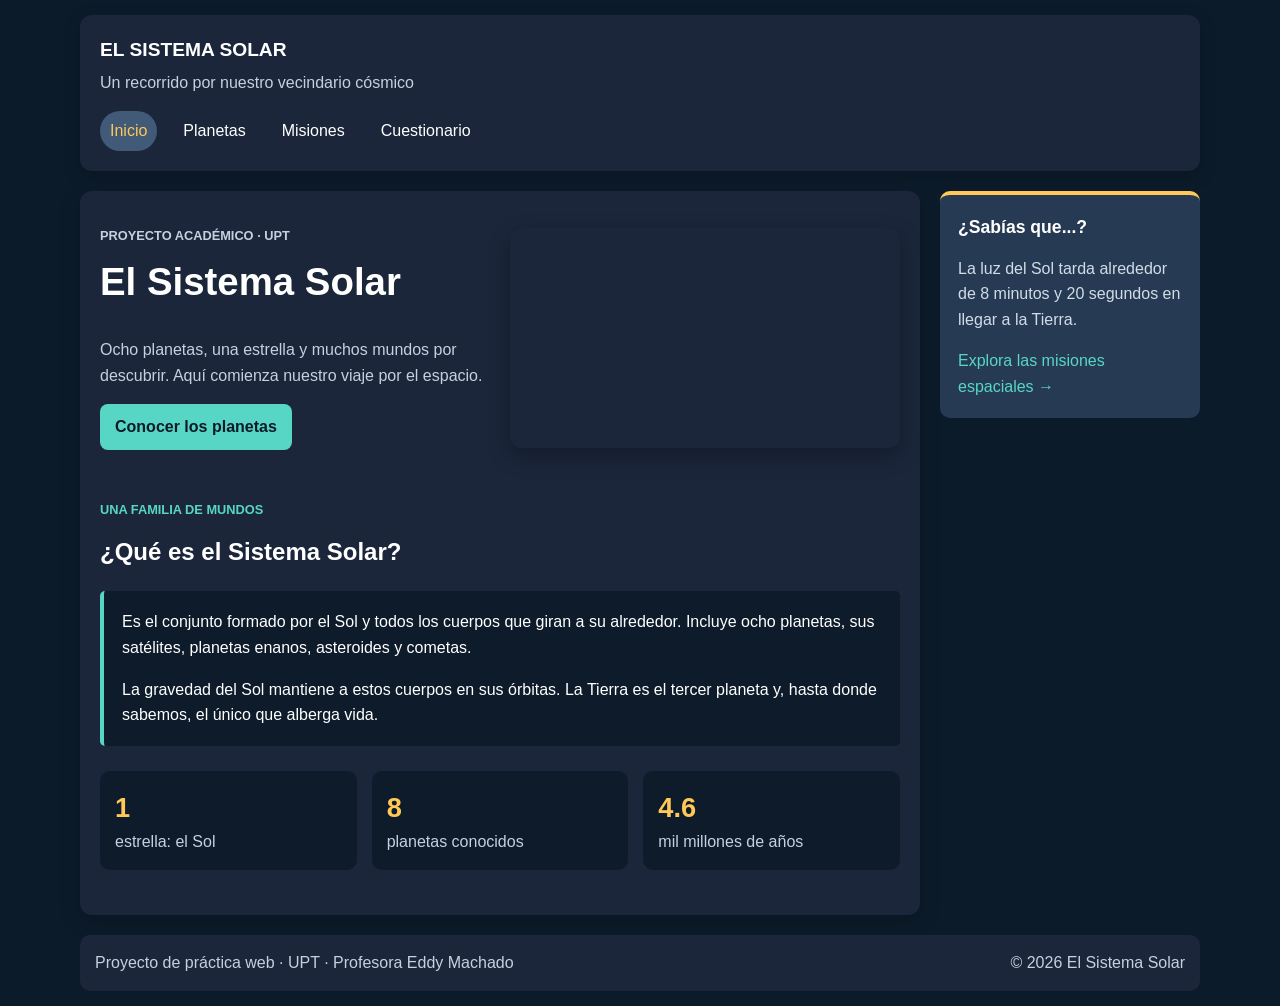
<file: index.html>
<!DOCTYPE html>
<html lang="es">
<head>
  <meta charset="UTF-8">
  <meta name="viewport" content="width=device-width, initial-scale=1.0">
  <meta name="description" content="Proyecto académico de introducción al Sistema Solar.">
  <title>El Sistema Solar | Inicio</title>
  <link rel="stylesheet" href="css/estilo.css">
  <script src="js/main.js" defer></script>
</head>
<body>
  <div class="pagina">
    <!-- Encabezado con el nombre del proyecto y el menú de navegación. -->
    <header class="encabezado">
      <a class="marca" href="index.html">EL SISTEMA SOLAR</a>
      <p class="lema">Un recorrido por nuestro vecindario cósmico</p>
      <nav aria-label="Navegación principal">
        <ul class="menu">
          <li><a class="activo" aria-current="page" href="index.html">Inicio</a></li>
          <li><a href="planetas.html">Planetas</a></li>
          <li><a href="misiones.html">Misiones</a></li>
          <li><a href="cuestionario.html">Cuestionario</a></li>
        </ul>
      </nav>
    </header>

    <!-- Contenido central de la portada. -->
    <main class="contenido">
      <section class="portada" aria-labelledby="titulo-principal">
        <div class="texto-portada">
          <p class="etiqueta">Proyecto académico · UPT</p>
          <h1 id="titulo-principal">El Sistema Solar</h1>
          <p>Ocho planetas, una estrella y muchos mundos por descubrir. Aquí comienza nuestro viaje por el espacio.</p>
          <a class="boton" href="planetas.html">Conocer los planetas</a>
        </div>
        <iframe
          class="video-portada"
          src="https://www.youtube.com/embed/libKVRa01L8?autoplay=1&mute=1&loop=1&playlist=libKVRa01L8&playsinline=1"
          title="Video del Sistema Solar"
          allow="accelerometer; autoplay; clipboard-write; encrypted-media; gyroscope; picture-in-picture"
          referrerpolicy="strict-origin-when-cross-origin"
          allowfullscreen>
        </iframe>
      </section>

      <section class="seccion" aria-labelledby="que-es">
        <p class="etiqueta">Una familia de mundos</p>
        <h2 id="que-es">¿Qué es el Sistema Solar?</h2>
        <article class="panel">
          <p>Es el conjunto formado por el Sol y todos los cuerpos que giran a su alrededor. Incluye ocho planetas, sus satélites, planetas enanos, asteroides y cometas.</p>
          <p>La gravedad del Sol mantiene a estos cuerpos en sus órbitas. La Tierra es el tercer planeta y, hasta donde sabemos, el único que alberga vida.</p>
        </article>
      </section>

      <section class="seccion cifras" aria-label="Datos rápidos">
        <article><strong>1</strong><span>estrella: el Sol</span></article>
        <article><strong>8</strong><span>planetas conocidos</span></article>
        <article><strong>4.6</strong><span>mil millones de años</span></article>
      </section>
    </main>

    <!-- Nota lateral con un dato breve del Sistema Solar. -->
    <aside class="nota">
      <h2>¿Sabías que...?</h2>
      <p>La luz del Sol tarda alrededor de 8 minutos y 20 segundos en llegar a la Tierra.</p>
      <a href="misiones.html">Explora las misiones espaciales <span aria-hidden="true">→</span></a>
    </aside>

    <!-- Pie compartido por las páginas del proyecto. -->
    <footer class="pie">
      <p>Proyecto de práctica web · UPT · Profesora Eddy Machado</p>
      <p>© 2026 El Sistema Solar</p>
    </footer>
  </div>
</body>
</html>
</file>
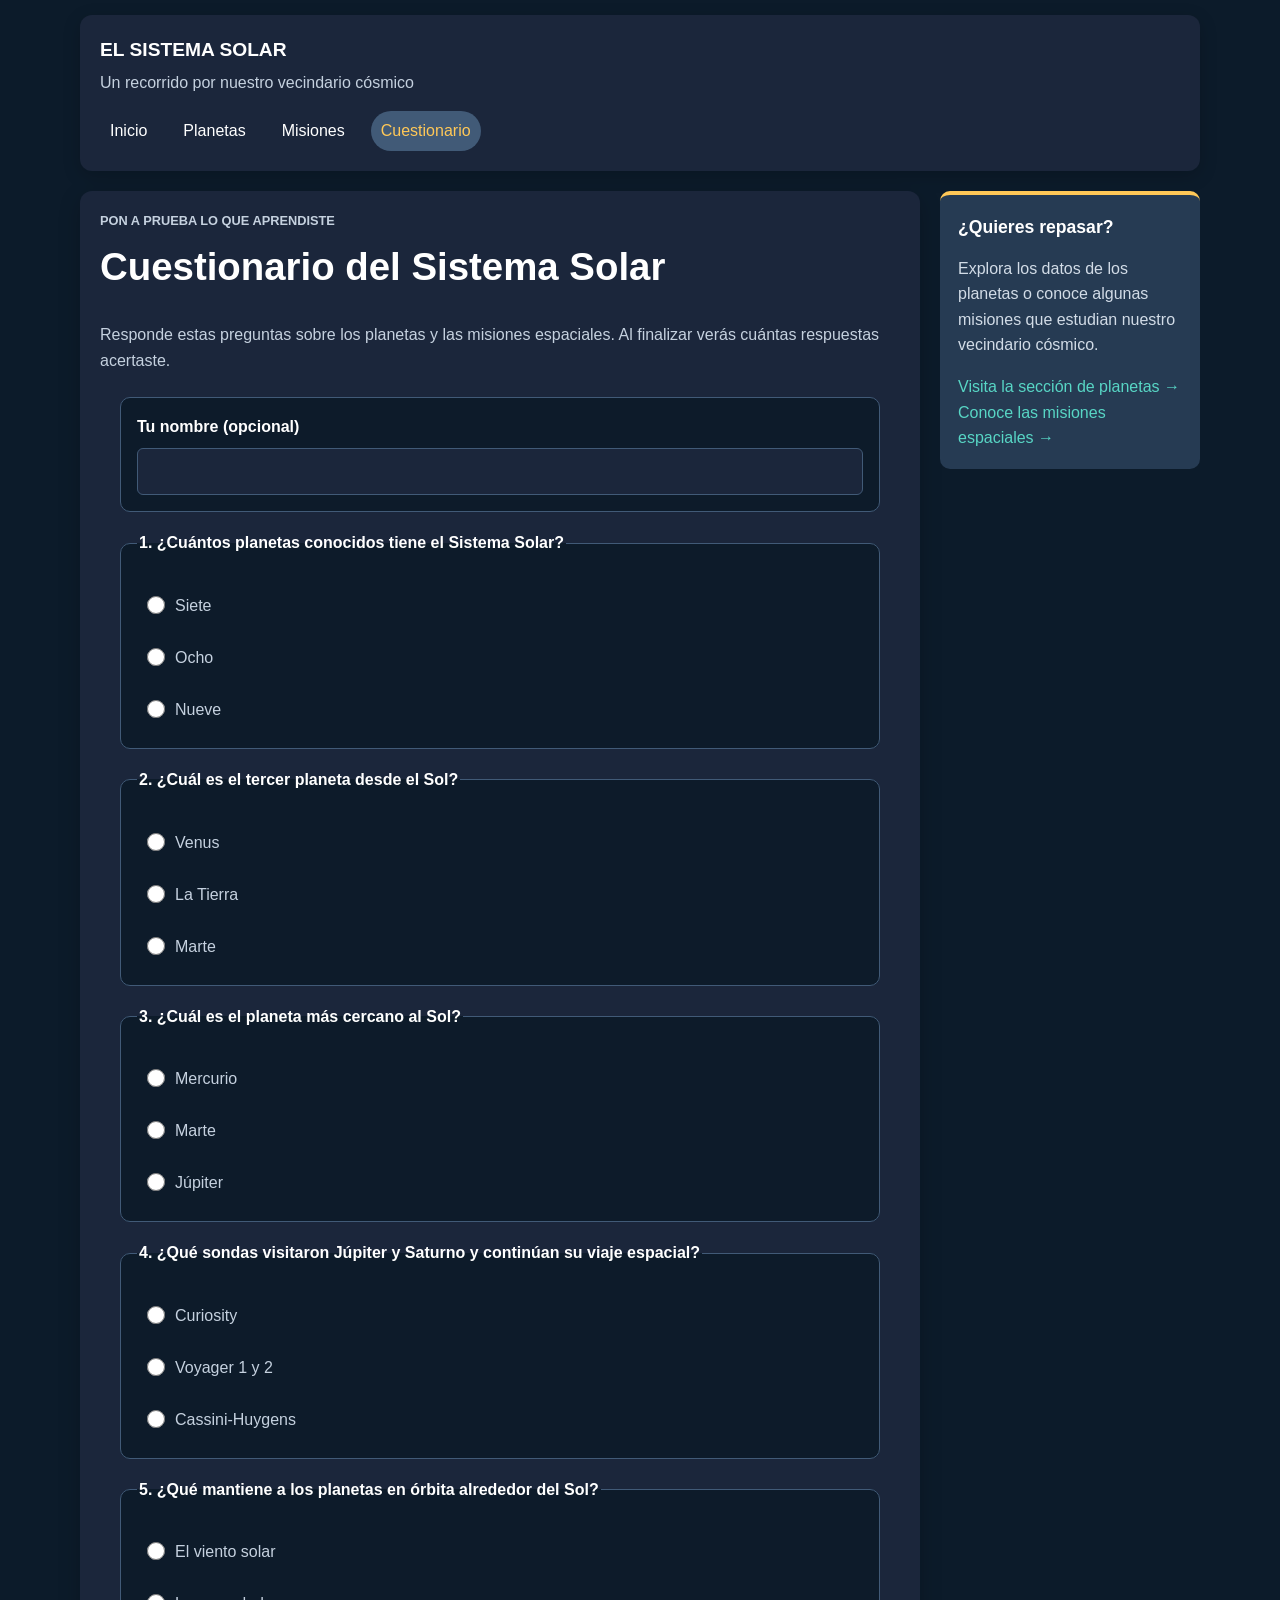
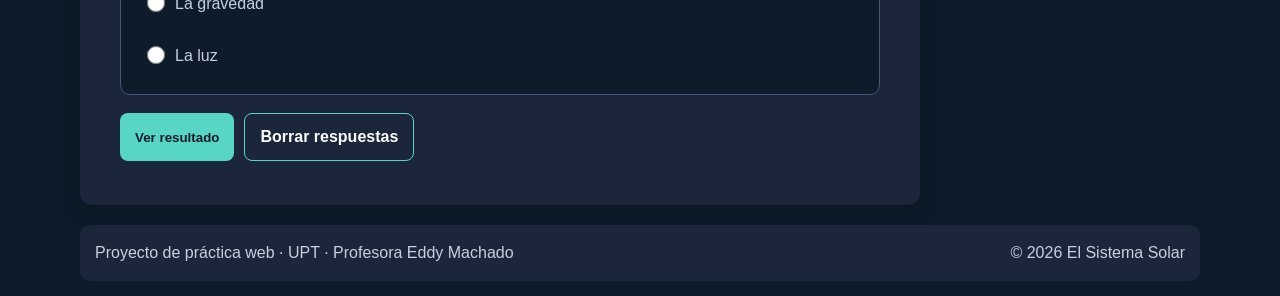
<file: cuestionario.html>
<!DOCTYPE html>
<html lang="es">
<head>
  <meta charset="UTF-8">
  <meta name="viewport" content="width=device-width, initial-scale=1.0">
  <meta name="description" content="Comprueba cuánto sabes sobre el Sistema Solar con este cuestionario.">
  <title>El Sistema Solar | Cuestionario</title>
  <link rel="stylesheet" href="css/estilo.css">
  <script src="js/main.js" defer></script>
</head>
<body>
  <div class="pagina">
    <header class="encabezado">
      <a class="marca" href="index.html">EL SISTEMA SOLAR</a>
      <p class="lema">Un recorrido por nuestro vecindario cósmico</p>
      <nav aria-label="Navegación principal">
        <ul class="menu">
          <li><a href="index.html">Inicio</a></li>
          <li><a href="planetas.html">Planetas</a></li>
          <li><a href="misiones.html">Misiones</a></li>
          <li><a class="activo" aria-current="page" href="cuestionario.html">Cuestionario</a></li>
        </ul>
      </nav>
    </header>

    <main class="contenido">
      <section class="introduccion" aria-labelledby="titulo-principal">
        <p class="etiqueta">Pon a prueba lo que aprendiste</p>
        <h1 id="titulo-principal">Cuestionario del Sistema Solar</h1>
        <p>Responde estas preguntas sobre los planetas y las misiones espaciales. Al finalizar verás cuántas respuestas acertaste.</p>
      </section>

      <form class="formulario" id="formulario-cuestionario">
        <div class="campo">
          <label for="nombre">Tu nombre (opcional)</label>
          <input id="nombre" name="nombre" type="text" autocomplete="given-name" maxlength="50">
        </div>

        <fieldset class="pregunta" data-respuesta="ocho">
          <legend>1. ¿Cuántos planetas conocidos tiene el Sistema Solar?</legend>
          <div class="opciones">
            <label class="opcion"><input type="radio" name="pregunta-1" value="siete" required> Siete</label>
            <label class="opcion"><input type="radio" name="pregunta-1" value="ocho"> Ocho</label>
            <label class="opcion"><input type="radio" name="pregunta-1" value="nueve"> Nueve</label>
          </div>
        </fieldset>

        <fieldset class="pregunta" data-respuesta="tierra">
          <legend>2. ¿Cuál es el tercer planeta desde el Sol?</legend>
          <div class="opciones">
            <label class="opcion"><input type="radio" name="pregunta-2" value="venus" required> Venus</label>
            <label class="opcion"><input type="radio" name="pregunta-2" value="tierra"> La Tierra</label>
            <label class="opcion"><input type="radio" name="pregunta-2" value="marte"> Marte</label>
          </div>
        </fieldset>

        <fieldset class="pregunta" data-respuesta="mercurio">
          <legend>3. ¿Cuál es el planeta más cercano al Sol?</legend>
          <div class="opciones">
            <label class="opcion"><input type="radio" name="pregunta-3" value="mercurio" required> Mercurio</label>
            <label class="opcion"><input type="radio" name="pregunta-3" value="marte"> Marte</label>
            <label class="opcion"><input type="radio" name="pregunta-3" value="jupiter"> Júpiter</label>
          </div>
        </fieldset>

        <fieldset class="pregunta" data-respuesta="voyager">
          <legend>4. ¿Qué sondas visitaron Júpiter y Saturno y continúan su viaje espacial?</legend>
          <div class="opciones">
            <label class="opcion"><input type="radio" name="pregunta-4" value="curiosity" required> Curiosity</label>
            <label class="opcion"><input type="radio" name="pregunta-4" value="voyager"> Voyager 1 y 2</label>
            <label class="opcion"><input type="radio" name="pregunta-4" value="cassini"> Cassini-Huygens</label>
          </div>
        </fieldset>

        <fieldset class="pregunta" data-respuesta="gravedad">
          <legend>5. ¿Qué mantiene a los planetas en órbita alrededor del Sol?</legend>
          <div class="opciones">
            <label class="opcion"><input type="radio" name="pregunta-5" value="viento" required> El viento solar</label>
            <label class="opcion"><input type="radio" name="pregunta-5" value="gravedad"> La gravedad</label>
            <label class="opcion"><input type="radio" name="pregunta-5" value="luz"> La luz</label>
          </div>
        </fieldset>

        <div class="botones-formulario">
          <button class="boton" type="submit">Ver resultado</button>
          <button class="borrar" type="reset">Borrar respuestas</button>
        </div>
        <p class="resultado" id="resultado-cuestionario" role="status" aria-live="polite" tabindex="-1" hidden></p>
      </form>
    </main>

    <aside class="nota">
      <h2>¿Quieres repasar?</h2>
      <p>Explora los datos de los planetas o conoce algunas misiones que estudian nuestro vecindario cósmico.</p>
      <a href="planetas.html">Visita la sección de planetas <span aria-hidden="true">→</span></a>
      <a href="misiones.html">Conoce las misiones espaciales <span aria-hidden="true">→</span></a>
    </aside>

    <footer class="pie">
      <p>Proyecto de práctica web · UPT · Profesora Eddy Machado</p>
      <p>© 2026 El Sistema Solar</p>
    </footer>
  </div>
</body>
</html>
</file>
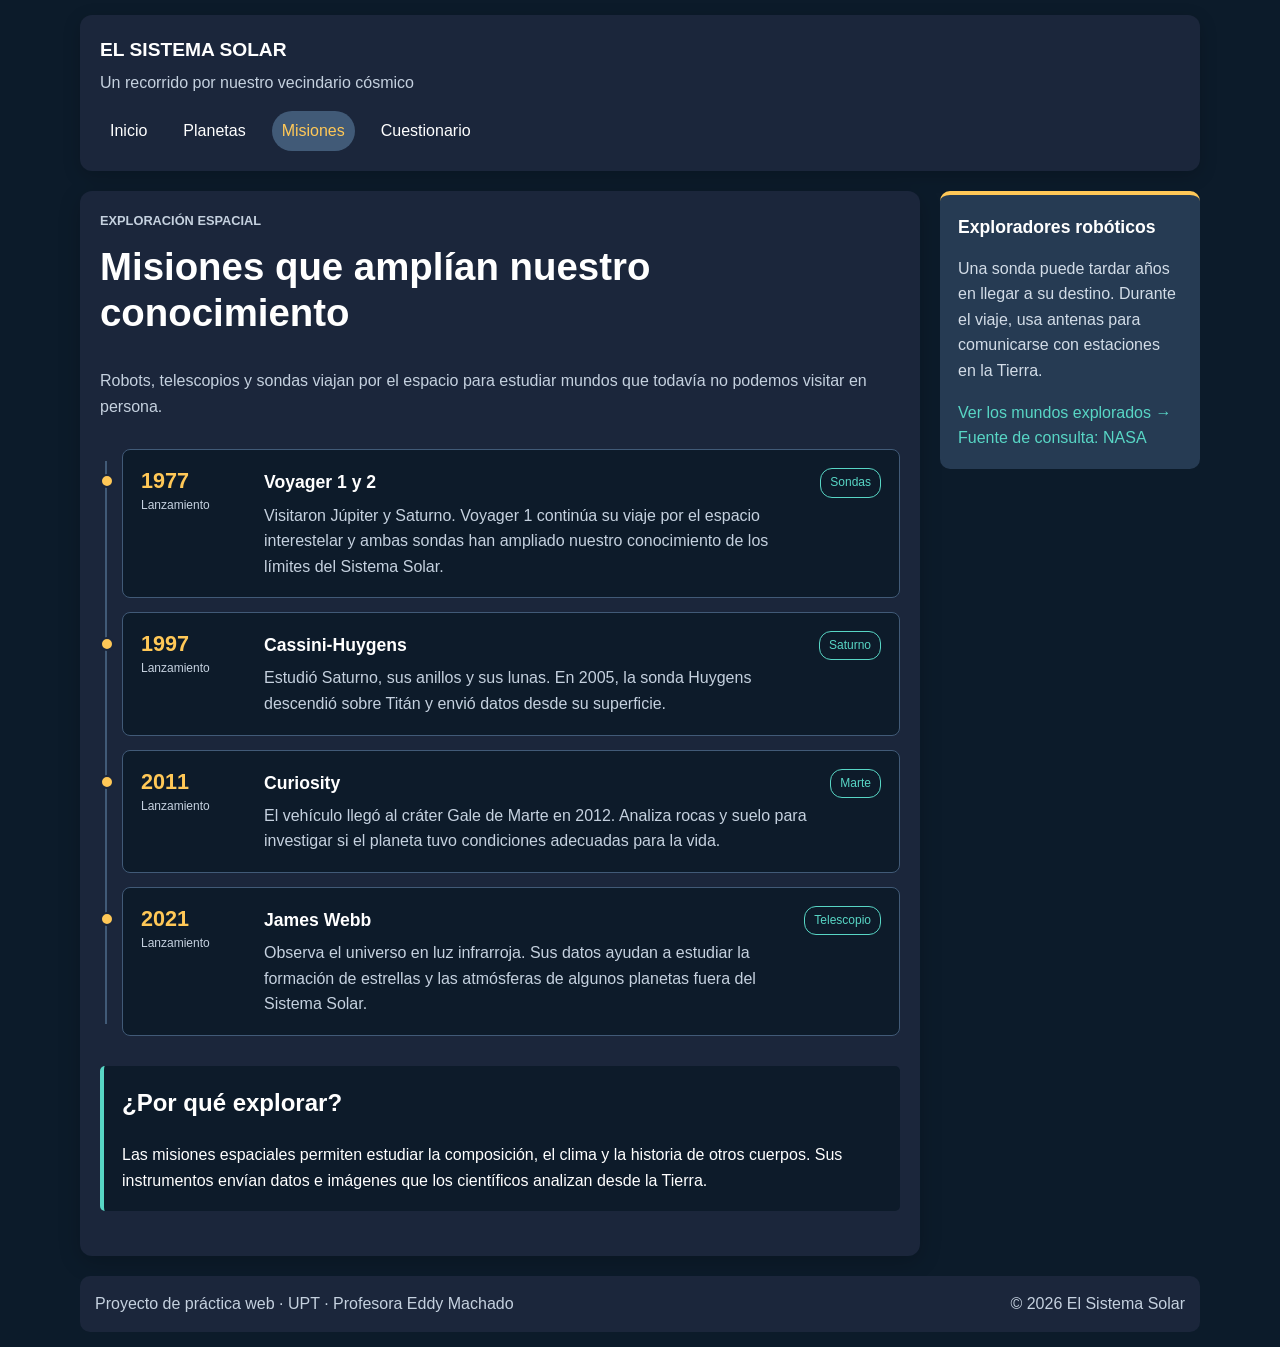
<file: misiones.html>
<!DOCTYPE html>
<html lang="es">
<head>
  <meta charset="UTF-8">
  <meta name="viewport" content="width=device-width, initial-scale=1.0">
  <meta name="description" content="Algunas misiones espaciales que exploran el Sistema Solar.">
  <title>El Sistema Solar | Misiones</title>
  <link rel="stylesheet" href="css/estilo.css">
  <script src="js/main.js" defer></script>
</head>
<body>
  <div class="pagina">
    <!-- Encabezado con el nombre del proyecto y el menú de navegación. -->
    <header class="encabezado">
      <a class="marca" href="index.html">EL SISTEMA SOLAR</a>
      <p class="lema">Un recorrido por nuestro vecindario cósmico</p>
      <nav aria-label="Navegación principal">
        <ul class="menu">
          <li><a href="index.html">Inicio</a></li>
          <li><a href="planetas.html">Planetas</a></li>
          <li><a class="activo" aria-current="page" href="misiones.html">Misiones</a></li>
          <li><a href="cuestionario.html">Cuestionario</a></li>
        </ul>
      </nav>
    </header>

    <!-- Contenido central sobre ejemplos de exploración espacial. -->
    <main class="contenido">
      <section class="introduccion" aria-labelledby="titulo-principal">
        <p class="etiqueta">Exploración espacial</p>
        <h1 id="titulo-principal">Misiones que amplían nuestro conocimiento</h1>
        <p>Robots, telescopios y sondas viajan por el espacio para estudiar mundos que todavía no podemos visitar en persona.</p>
      </section>

      <!-- Cada artículo resume una misión o un proyecto de exploración. -->
      <section class="lista-misiones" aria-label="Ejemplos de misiones espaciales">
        <article class="mision">
          <div class="datos-mision"><time class="anio-mision" datetime="1977">1977</time><span class="hito">Lanzamiento</span></div>
          <div class="texto-mision"><h2>Voyager 1 y 2</h2><p>Visitaron Júpiter y Saturno. Voyager 1 continúa su viaje por el espacio interestelar y ambas sondas han ampliado nuestro conocimiento de los límites del Sistema Solar.</p></div>
          <span class="tipo-mision">Sondas</span>
        </article>
        <article class="mision">
          <div class="datos-mision"><time class="anio-mision" datetime="1997">1997</time><span class="hito">Lanzamiento</span></div>
          <div class="texto-mision"><h2>Cassini-Huygens</h2><p>Estudió Saturno, sus anillos y sus lunas. En 2005, la sonda Huygens descendió sobre Titán y envió datos desde su superficie.</p></div>
          <span class="tipo-mision">Saturno</span>
        </article>
        <article class="mision">
          <div class="datos-mision"><time class="anio-mision" datetime="2011">2011</time><span class="hito">Lanzamiento</span></div>
          <div class="texto-mision"><h2>Curiosity</h2><p>El vehículo llegó al cráter Gale de Marte en 2012. Analiza rocas y suelo para investigar si el planeta tuvo condiciones adecuadas para la vida.</p></div>
          <span class="tipo-mision">Marte</span>
        </article>
        <article class="mision">
          <div class="datos-mision"><time class="anio-mision" datetime="2021">2021</time><span class="hito">Lanzamiento</span></div>
          <div class="texto-mision"><h2>James Webb</h2><p>Observa el universo en luz infrarroja. Sus datos ayudan a estudiar la formación de estrellas y las atmósferas de algunos planetas fuera del Sistema Solar.</p></div>
          <span class="tipo-mision">Telescopio</span>
        </article>
      </section>

      <section class="seccion">
        <article class="panel destacado">
          <h2>¿Por qué explorar?</h2>
          <p>Las misiones espaciales permiten estudiar la composición, el clima y la historia de otros cuerpos. Sus instrumentos envían datos e imágenes que los científicos analizan desde la Tierra.</p>
        </article>
      </section>
    </main>

    <!-- Nota lateral sobre la comunicación con las sondas. -->
    <aside class="nota">
      <h2>Exploradores robóticos</h2>
      <p>Una sonda puede tardar años en llegar a su destino. Durante el viaje, usa antenas para comunicarse con estaciones en la Tierra.</p>
      <a href="planetas.html">Ver los mundos explorados <span aria-hidden="true">→</span></a>
      <a href="https://science.nasa.gov/solar-system/" target="_blank" rel="noopener noreferrer">Fuente de consulta: NASA</a>
    </aside>

    <!-- Pie compartido por las páginas del proyecto. -->
    <footer class="pie">
      <p>Proyecto de práctica web · UPT · Profesora Eddy Machado</p>
      <p>© 2026 El Sistema Solar</p>
    </footer>
  </div>
</body>
</html>
</file>
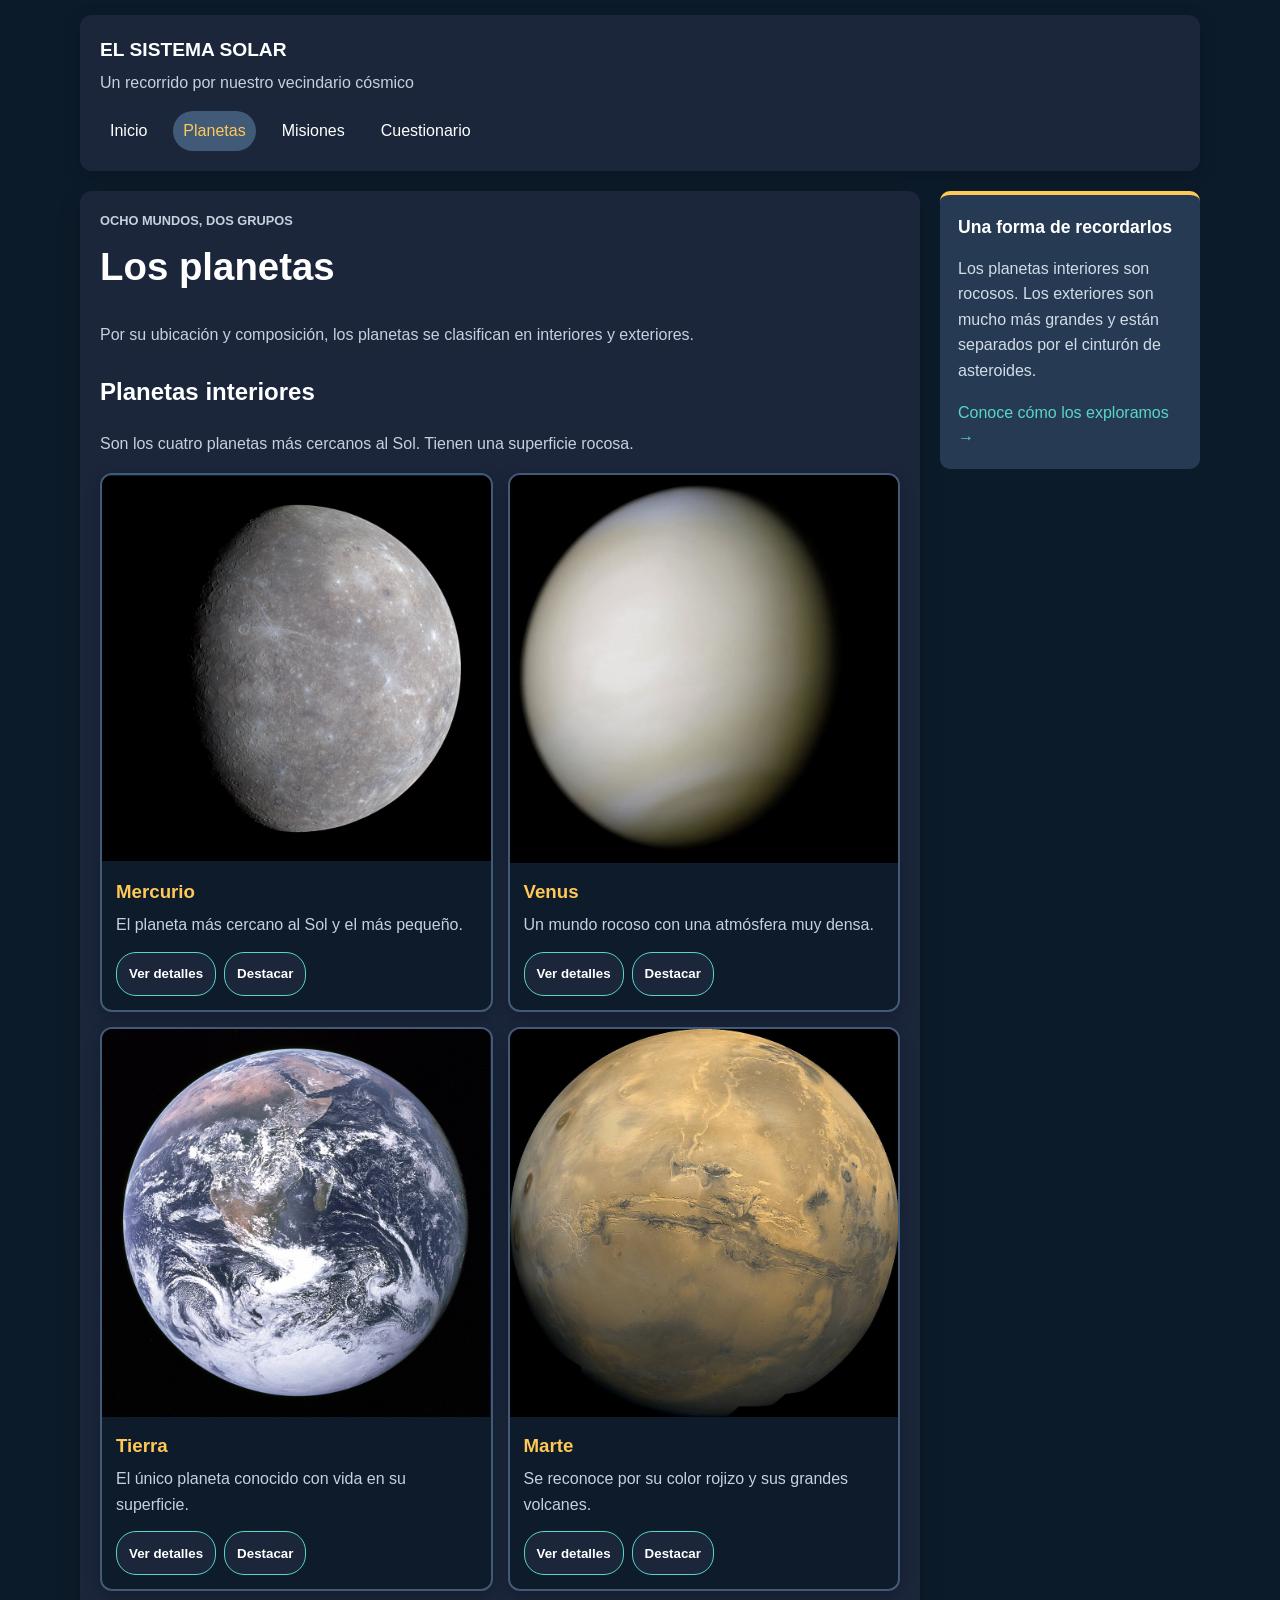
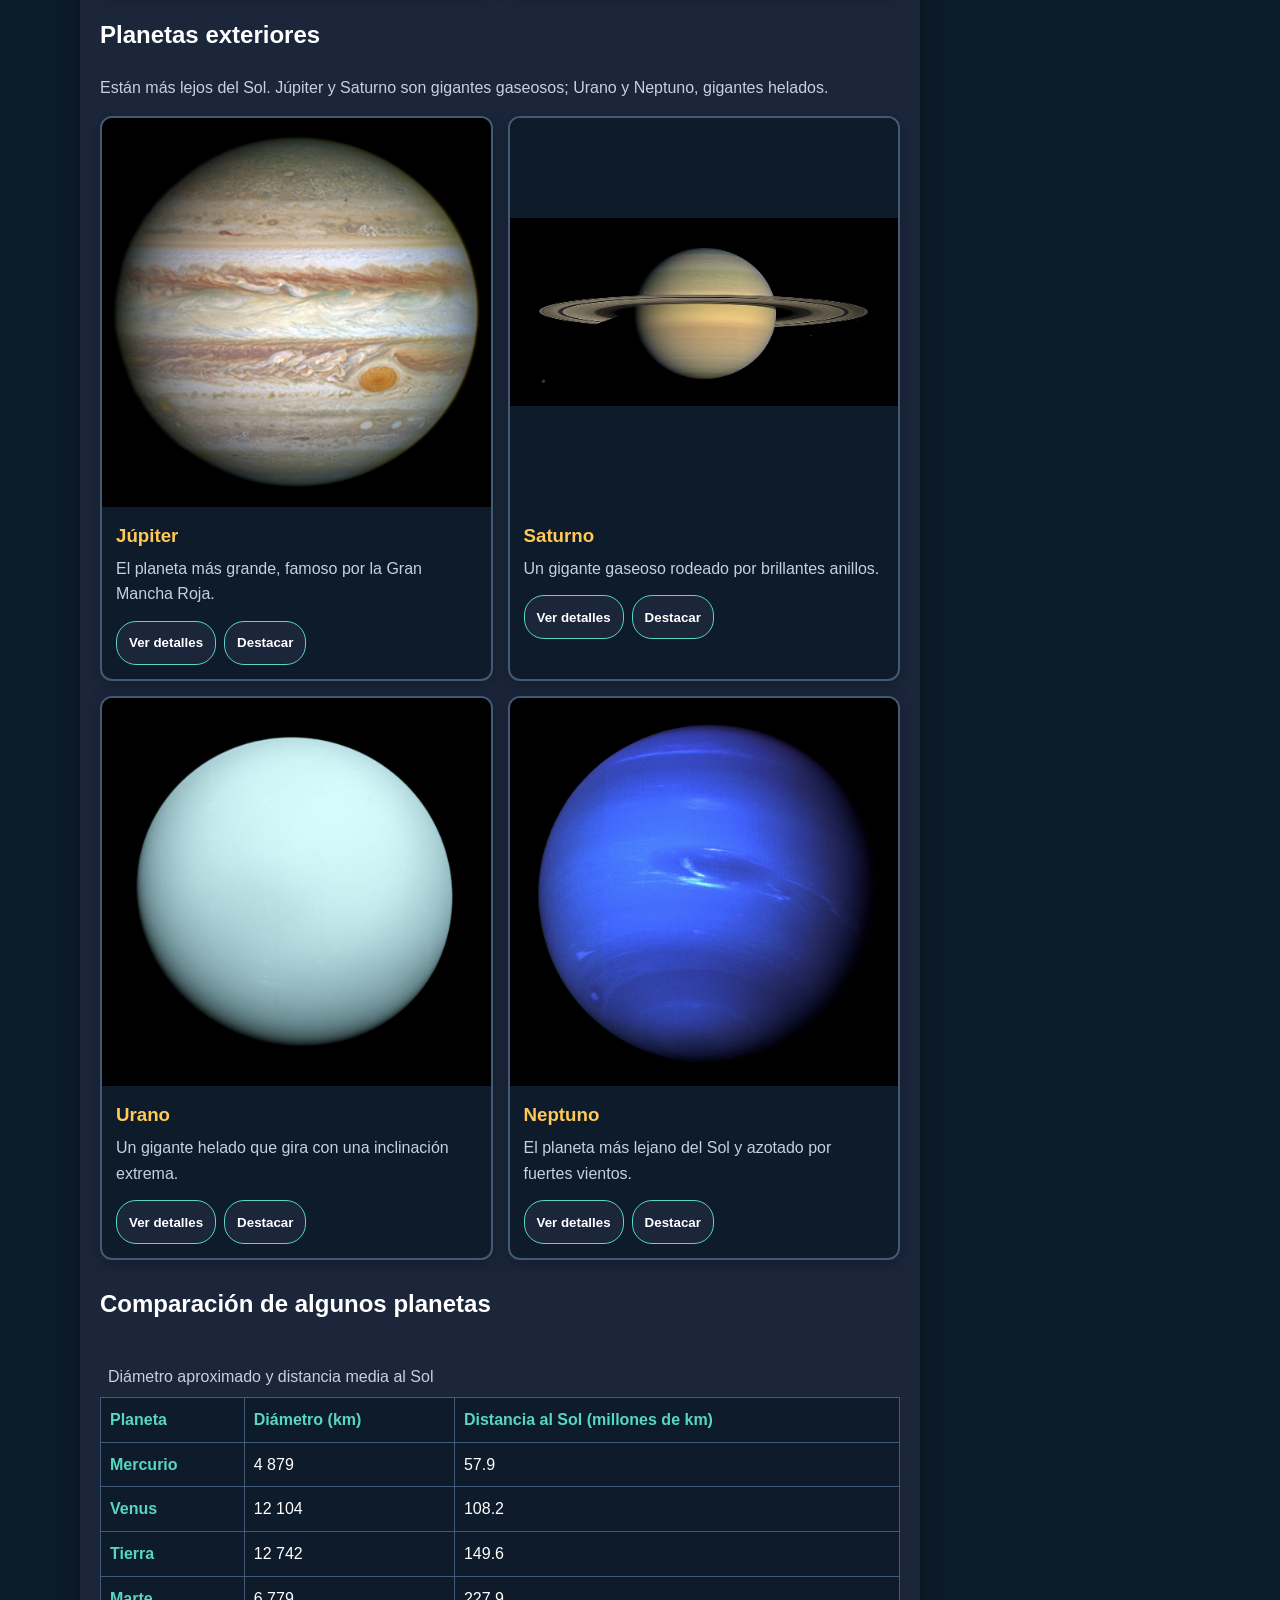
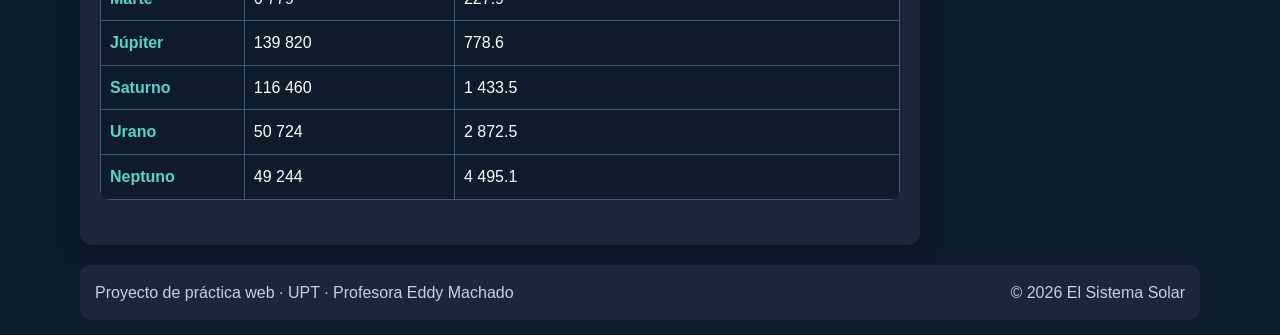
<file: planetas.html>
<!DOCTYPE html>
<html lang="es">
<head>
  <meta charset="UTF-8">
  <meta name="viewport" content="width=device-width, initial-scale=1.0">
  <meta name="description" content="Conoce los planetas interiores y exteriores del Sistema Solar.">
  <title>El Sistema Solar | Planetas</title>
  <link rel="stylesheet" href="css/estilo.css">
  <script src="js/main.js" defer></script>
</head>
<body>
  <div class="pagina">
    <!-- Encabezado con el nombre del proyecto y el menú de navegación. -->
    <header class="encabezado">
      <a class="marca" href="index.html">EL SISTEMA SOLAR</a>
      <p class="lema">Un recorrido por nuestro vecindario cósmico</p>
      <nav aria-label="Navegación principal">
        <ul class="menu">
          <li><a href="index.html">Inicio</a></li>
          <li><a class="activo" aria-current="page" href="planetas.html">Planetas</a></li>
          <li><a href="misiones.html">Misiones</a></li>
          <li><a href="cuestionario.html">Cuestionario</a></li>
        </ul>
      </nav>
    </header>

    <!-- Contenido central con grupos, tarjetas y tabla de planetas. -->
    <main class="contenido">
      <section class="introduccion" aria-labelledby="titulo-principal">
        <p class="etiqueta">Ocho mundos, dos grupos</p>
        <h1 id="titulo-principal">Los planetas</h1>
        <p>Por su ubicación y composición, los planetas se clasifican en interiores y exteriores.</p>
      </section>

      <!-- Los planetas interiores son rocosos y están cerca del Sol. -->
      <section class="seccion" aria-labelledby="interiores">
        <h2 id="interiores">Planetas interiores</h2>
        <p class="resumen">Son los cuatro planetas más cercanos al Sol. Tienen una superficie rocosa.</p>
        <div class="rejilla-planetas">
          <article class="tarjeta" id="tarjeta-mercurio">
            <div class="interior">
              <section class="frente" id="frente-mercurio" aria-hidden="false">
                <img src="img/mercurio.jpg" alt="Superficie y cráteres del planeta Mercurio" loading="lazy">
                <div class="texto-tarjeta"><h3>Mercurio</h3><p>El planeta más cercano al Sol y el más pequeño.</p></div>
                <div class="botones-tarjeta">
                  <button class="boton-detalle" id="detalle-mercurio" type="button" data-tarjeta="tarjeta-mercurio" data-frente="frente-mercurio" data-reverso="reverso-mercurio" aria-expanded="false" aria-controls="reverso-mercurio">Ver detalles</button>
                  <button class="boton-resaltar" id="destacar-mercurio" type="button" data-tarjeta="tarjeta-mercurio" aria-pressed="false">Destacar</button>
                </div>
              </section>
              <section class="reverso" id="reverso-mercurio" aria-label="Más información sobre Mercurio" aria-hidden="true">
                <h3>Mercurio</h3>
                <p>Mercurio es el planeta más pequeño y el más cercano al Sol. Su superficie tiene muchos cráteres.</p>
                <button class="boton-volver" id="volver-mercurio" type="button" data-tarjeta="tarjeta-mercurio" data-frente="frente-mercurio" data-reverso="reverso-mercurio" data-boton-detalles="detalle-mercurio">Volver al planeta</button>
              </section>
            </div>
          </article>
          <article class="tarjeta" id="tarjeta-venus">
            <div class="interior">
              <section class="frente" id="frente-venus" aria-hidden="false">
                <img src="img/venus.jpg" alt="Vista del planeta Venus" loading="lazy">
                <div class="texto-tarjeta"><h3>Venus</h3><p>Un mundo rocoso con una atmósfera muy densa.</p></div>
                <div class="botones-tarjeta">
                  <button class="boton-detalle" id="detalle-venus" type="button" data-tarjeta="tarjeta-venus" data-frente="frente-venus" data-reverso="reverso-venus" aria-expanded="false" aria-controls="reverso-venus">Ver detalles</button>
                  <button class="boton-resaltar" id="destacar-venus" type="button" data-tarjeta="tarjeta-venus" aria-pressed="false">Destacar</button>
                </div>
              </section>
              <section class="reverso" id="reverso-venus" aria-label="Más información sobre Venus" aria-hidden="true">
                <h3>Venus</h3>
                <p>Venus tiene una atmósfera muy densa y es el planeta más caliente del Sistema Solar.</p>
                <button class="boton-volver" id="volver-venus" type="button" data-tarjeta="tarjeta-venus" data-frente="frente-venus" data-reverso="reverso-venus" data-boton-detalles="detalle-venus">Volver al planeta</button>
              </section>
            </div>
          </article>
          <article class="tarjeta" id="tarjeta-tierra">
            <div class="interior">
              <section class="frente" id="frente-tierra" aria-hidden="false">
                <img src="img/tierra.jpg" alt="La Tierra, nuestro planeta, vista desde el espacio" loading="lazy">
                <div class="texto-tarjeta"><h3>Tierra</h3><p>El único planeta conocido con vida en su superficie.</p></div>
                <div class="botones-tarjeta">
                  <button class="boton-detalle" id="detalle-tierra" type="button" data-tarjeta="tarjeta-tierra" data-frente="frente-tierra" data-reverso="reverso-tierra" aria-expanded="false" aria-controls="reverso-tierra">Ver detalles</button>
                  <button class="boton-resaltar" id="destacar-tierra" type="button" data-tarjeta="tarjeta-tierra" aria-pressed="false">Destacar</button>
                </div>
              </section>
              <section class="reverso" id="reverso-tierra" aria-label="Más información sobre la Tierra" aria-hidden="true">
                <h3>Tierra</h3>
                <p>La Tierra tiene agua líquida en su superficie y es el único planeta conocido que alberga vida.</p>
                <button class="boton-volver" id="volver-tierra" type="button" data-tarjeta="tarjeta-tierra" data-frente="frente-tierra" data-reverso="reverso-tierra" data-boton-detalles="detalle-tierra">Volver al planeta</button>
              </section>
            </div>
          </article>
          <article class="tarjeta" id="tarjeta-marte">
            <div class="interior">
              <section class="frente" id="frente-marte" aria-hidden="false">
                <img src="img/marte.jpg" alt="El planeta Marte, de color rojizo" loading="lazy">
                <div class="texto-tarjeta"><h3>Marte</h3><p>Se reconoce por su color rojizo y sus grandes volcanes.</p></div>
                <div class="botones-tarjeta">
                  <button class="boton-detalle" id="detalle-marte" type="button" data-tarjeta="tarjeta-marte" data-frente="frente-marte" data-reverso="reverso-marte" aria-expanded="false" aria-controls="reverso-marte">Ver detalles</button>
                  <button class="boton-resaltar" id="destacar-marte" type="button" data-tarjeta="tarjeta-marte" aria-pressed="false">Destacar</button>
                </div>
              </section>
              <section class="reverso" id="reverso-marte" aria-label="Más información sobre Marte" aria-hidden="true">
                <h3>Marte</h3>
                <p>Marte es conocido como el planeta rojo. Tiene volcanes enormes, valles y señales de agua antigua.</p>
                <button class="boton-volver" id="volver-marte" type="button" data-tarjeta="tarjeta-marte" data-frente="frente-marte" data-reverso="reverso-marte" data-boton-detalles="detalle-marte">Volver al planeta</button>
              </section>
            </div>
          </article>
        </div>
      </section>

      <!-- Los planetas exteriores se encuentran más allá del cinturón de asteroides. -->
      <section class="seccion" aria-labelledby="exteriores">
        <h2 id="exteriores">Planetas exteriores</h2>
        <p class="resumen">Están más lejos del Sol. Júpiter y Saturno son gigantes gaseosos; Urano y Neptuno, gigantes helados.</p>
        <div class="rejilla-planetas">
          <article class="tarjeta" id="tarjeta-jupiter">
            <div class="interior">
              <section class="frente" id="frente-jupiter" aria-hidden="false">
                <img src="img/jupiter.jpg" alt="Bandas de nubes del planeta Júpiter" loading="lazy">
                <div class="texto-tarjeta"><h3>Júpiter</h3><p>El planeta más grande, famoso por la Gran Mancha Roja.</p></div>
                <div class="botones-tarjeta">
                  <button class="boton-detalle" id="detalle-jupiter" type="button" data-tarjeta="tarjeta-jupiter" data-frente="frente-jupiter" data-reverso="reverso-jupiter" aria-expanded="false" aria-controls="reverso-jupiter">Ver detalles</button>
                  <button class="boton-resaltar" id="destacar-jupiter" type="button" data-tarjeta="tarjeta-jupiter" aria-pressed="false">Destacar</button>
                </div>
              </section>
              <section class="reverso" id="reverso-jupiter" aria-label="Más información sobre Júpiter" aria-hidden="true">
                <h3>Júpiter</h3>
                <p>Júpiter es el planeta más grande. La Gran Mancha Roja es una tormenta que se observa desde hace mucho tiempo.</p>
                <button class="boton-volver" id="volver-jupiter" type="button" data-tarjeta="tarjeta-jupiter" data-frente="frente-jupiter" data-reverso="reverso-jupiter" data-boton-detalles="detalle-jupiter">Volver al planeta</button>
              </section>
            </div>
          </article>
          <article class="tarjeta" id="tarjeta-saturno">
            <div class="interior">
              <section class="frente" id="frente-saturno" aria-hidden="false">
                <img src="img/saturno.jpg" alt="Saturno y sus anillos vistos desde el espacio" loading="lazy">
                <div class="texto-tarjeta"><h3>Saturno</h3><p>Un gigante gaseoso rodeado por brillantes anillos.</p></div>
                <div class="botones-tarjeta">
                  <button class="boton-detalle" id="detalle-saturno" type="button" data-tarjeta="tarjeta-saturno" data-frente="frente-saturno" data-reverso="reverso-saturno" aria-expanded="false" aria-controls="reverso-saturno">Ver detalles</button>
                  <button class="boton-resaltar" id="destacar-saturno" type="button" data-tarjeta="tarjeta-saturno" aria-pressed="false">Destacar</button>
                </div>
              </section>
              <section class="reverso" id="reverso-saturno" aria-label="Más información sobre Saturno" aria-hidden="true">
                <h3>Saturno</h3>
                <p>Saturno es un gigante gaseoso. Sus anillos están formados principalmente por fragmentos de hielo y roca.</p>
                <button class="boton-volver" id="volver-saturno" type="button" data-tarjeta="tarjeta-saturno" data-frente="frente-saturno" data-reverso="reverso-saturno" data-boton-detalles="detalle-saturno">Volver al planeta</button>
              </section>
            </div>
          </article>
          <article class="tarjeta" id="tarjeta-urano">
            <div class="interior">
              <section class="frente" id="frente-urano" aria-hidden="false">
                <img src="img/urano.jpg" alt="El planeta Urano visto por una sonda espacial" loading="lazy">
                <div class="texto-tarjeta"><h3>Urano</h3><p>Un gigante helado que gira con una inclinación extrema.</p></div>
                <div class="botones-tarjeta">
                  <button class="boton-detalle" id="detalle-urano" type="button" data-tarjeta="tarjeta-urano" data-frente="frente-urano" data-reverso="reverso-urano" aria-expanded="false" aria-controls="reverso-urano">Ver detalles</button>
                  <button class="boton-resaltar" id="destacar-urano" type="button" data-tarjeta="tarjeta-urano" aria-pressed="false">Destacar</button>
                </div>
              </section>
              <section class="reverso" id="reverso-urano" aria-label="Más información sobre Urano" aria-hidden="true">
                <h3>Urano</h3>
                <p>Urano es un gigante helado. Su eje está muy inclinado, por eso parece girar de lado.</p>
                <button class="boton-volver" id="volver-urano" type="button" data-tarjeta="tarjeta-urano" data-frente="frente-urano" data-reverso="reverso-urano" data-boton-detalles="detalle-urano">Volver al planeta</button>
              </section>
            </div>
          </article>
          <article class="tarjeta" id="tarjeta-neptuno">
            <div class="interior">
              <section class="frente" id="frente-neptuno" aria-hidden="false">
                <img src="img/neptuno.jpg" alt="El planeta azul Neptuno" loading="lazy">
                <div class="texto-tarjeta"><h3>Neptuno</h3><p>El planeta más lejano del Sol y azotado por fuertes vientos.</p></div>
                <div class="botones-tarjeta">
                  <button class="boton-detalle" id="detalle-neptuno" type="button" data-tarjeta="tarjeta-neptuno" data-frente="frente-neptuno" data-reverso="reverso-neptuno" aria-expanded="false" aria-controls="reverso-neptuno">Ver detalles</button>
                  <button class="boton-resaltar" id="destacar-neptuno" type="button" data-tarjeta="tarjeta-neptuno" aria-pressed="false">Destacar</button>
                </div>
              </section>
              <section class="reverso" id="reverso-neptuno" aria-label="Más información sobre Neptuno" aria-hidden="true">
                <h3>Neptuno</h3>
                <p>Neptuno es el planeta más lejano del Sol. Tiene un color azul y vientos muy rápidos.</p>
                        <button class="boton-volver" id="volver-neptuno" type="button" data-tarjeta="tarjeta-neptuno" data-frente="frente-neptuno" data-reverso="reverso-neptuno" data-boton-detalles="detalle-neptuno">Volver al planeta</button>
              </section>
            </div>
          </article>
        </div>
      </section>

      <!-- La tabla permite comparar datos básicos de los ocho planetas. -->
      <section class="seccion" aria-labelledby="tabla-planetas">
        <h2 id="tabla-planetas">Comparación de algunos planetas</h2>
        <div class="tabla">
          <table>
            <caption>Diámetro aproximado y distancia media al Sol</caption>
            <thead><tr><th scope="col">Planeta</th><th scope="col">Diámetro (km)</th><th scope="col">Distancia al Sol (millones de km)</th></tr></thead>
            <tbody>
              <tr><th scope="row">Mercurio</th><td>4 879</td><td>57.9</td></tr>
              <tr><th scope="row">Venus</th><td>12 104</td><td>108.2</td></tr>
              <tr><th scope="row">Tierra</th><td>12 742</td><td>149.6</td></tr>
              <tr><th scope="row">Marte</th><td>6 779</td><td>227.9</td></tr>
              <tr><th scope="row">Júpiter</th><td>139 820</td><td>778.6</td></tr>
              <tr><th scope="row">Saturno</th><td>116 460</td><td>1 433.5</td></tr>
              <tr><th scope="row">Urano</th><td>50 724</td><td>2 872.5</td></tr>
              <tr><th scope="row">Neptuno</th><td>49 244</td><td>4 495.1</td></tr>
            </tbody>
          </table>
        </div>
      </section>

    </main>

    <!-- Nota lateral para resumir la clasificación planetaria. -->
    <aside class="nota">
      <h2>Una forma de recordarlos</h2>
      <p>Los planetas interiores son rocosos. Los exteriores son mucho más grandes y están separados por el cinturón de asteroides.</p>
      <a href="misiones.html">Conoce cómo los exploramos <span aria-hidden="true">→</span></a>
    </aside>

    <!-- Pie compartido por las páginas del proyecto. -->
    <footer class="pie">
      <p>Proyecto de práctica web · UPT · Profesora Eddy Machado</p>
      <p>© 2026 El Sistema Solar</p>
    </footer>
  </div>
</body>
</html>
</file>
<file: css/estilo.css>
/* 1. Ajustes generales: tamaño de elementos y aspecto del texto. */
* {
  box-sizing: border-box;
}

body {
  margin: 0;
  padding: 15px;
  color: #ffffff;
  background-color: #0c1b2a;
  font-family: Arial, sans-serif;
  line-height: 1.6;
}

@keyframes entrada-pagina {
  from {
    opacity: 0;
    transform: translateX(12px);
  }
  to {
    opacity: 1;
    transform: translateX(0);
  }
}

@keyframes entrada-video {
  from {
    opacity: 0;
    transform: translateY(12px);
  }
  to {
    opacity: 1;
    transform: translateY(0);
  }
}

a {
  color: #58d6c5;
  text-decoration: none;
}

a:hover {
  color: #ffc857;
}

/* Quita el margen superior predeterminado de los textos principales. */
h1,
h2,
h3,
p {
  margin-top: 0;
}

/* 2. Grid organiza encabezado, contenido, lateral y pie de página. */
.pagina {
  display: grid;
  grid-template-columns: minmax(0, 1fr);
  grid-template-areas:
    "header"
    "content"
    "sidebar"
    "footer";
  gap: 20px;
  max-width: 1120px;
  margin: 0 auto;
  animation: entrada-pagina 0.7s ease-out both;
}

.encabezado {
  grid-area: header;
  padding: 20px;
  border-radius: 12px;
  background-color: #1b263b;
  box-shadow: 0 5px 18px rgba(0, 0, 0, 0.18);
}

.marca {
  color: #ffffff;
  font-size: 1.2rem;
  font-weight: bold;
}

.lema {
  margin: 4px 0 16px;
  color: #c5d1df;
}

/* 3. Flexbox alinea los enlaces del menú y elimina las viñetas. */
.menu {
  display: flex;
  flex-wrap: wrap;
  gap: 8px 16px;
  margin: 0;
  padding: 0;
  list-style: none;
}

.menu a {
  display: inline-block;
  padding: 7px 10px;
  color: #ffffff;
  border-radius: 20px;
  transition: background-color 0.2s ease;
}

.menu a:hover,
.menu a.activo {
  color: #ffc857;
  background-color: #415a77;
}

/* 4. Apariencia de las áreas principales de cada página. */
.contenido {
  grid-area: content;
  min-width: 0;
  padding: 14px;
  border-radius: 12px;
  background-color: #1b263b;
  box-shadow: 0 6px 22px rgba(0, 0, 0, 0.2);
}

.nota {
  grid-area: sidebar;
  align-self: start;
  padding: 18px;
  border-top: 4px solid #ffc857;
  border-radius: 10px;
  background-color: #263b53;
}

.nota h2 {
  font-size: 1.1rem;
}

.nota p {
  color: #d2dce7;
}

.pie {
  grid-area: footer;
  display: flex;
  justify-content: space-between;
  flex-wrap: wrap;
  gap: 8px 18px;
  padding: 15px;
  color: #c5d1df;
  border-radius: 10px;
  background-color: #1b263b;
}

.pie p {
  margin: 0;
}

/* 5. Portada: texto y video se colocan en dos columnas. */
.portada {
  display: grid;
  grid-template-columns: 1fr;
  align-items: center;
  gap: 20px;
  padding: 15px 0 25px;
}


.portada h1,
.introduccion h1 {
  font-size: clamp(1.8rem, 6vw, 2.4rem);
  line-height: 1.2;
}

.texto-portada p,
.introduccion p,
.resumen {
  color: #c5d1df;
}

.video-portada {
  display: block;
  width: 100%;
  aspect-ratio: 16 / 9;
  border: 0;
  border-radius: 12px;
  box-shadow: 0 8px 22px rgba(0, 0, 0, 0.28);
  animation: entrada-video 0.8s ease-out both;
}

@media (prefers-reduced-motion: reduce) {
  .pagina,
  .video-portada {
    animation: none;
  }
}

.etiqueta {
  color: #58d6c5;
  font-size: 0.8rem;
  font-weight: bold;
  text-transform: uppercase;
}

.boton {
  display: inline-block;
  padding: 10px 15px;
  color: #0c1b2a;
  border: 0;
  border-radius: 8px;
  background-color: #58d6c5;
  font-weight: bold;
  cursor: pointer;
  transition: background-color 0.2s ease, transform 0.2s ease;
}

.boton:hover {
  color: #0c1b2a;
  background-color: #ffc857;
  transform: translateY(-2px);
}

/* 6. Secciones de texto y datos breves. */
.seccion {
  margin: 25px 0;
}

.lista-misiones {
  position: relative;
  display: grid;
  gap: 14px;
  margin: 30px 0;
  padding-left: 22px;
}

.lista-misiones::before {
  position: absolute;
  top: 12px;
  bottom: 12px;
  left: 5px;
  width: 2px;
  background-color: #415a77;
  content: "";
}

.mision {
  position: relative;
  display: grid;
  grid-template-columns: 1fr auto;
  grid-template-areas:
    "meta tag"
    "copy copy";
  gap: 12px;
  min-width: 0;
  padding: 16px;
  border: 1px solid #415a77;
  border-radius: 8px;
  background-color: #0d1b2a;
  transition: border-color 0.2s ease, transform 0.2s ease;
}

.mision::before {
  position: absolute;
  top: 24px;
  left: -23px;
  width: 10px;
  height: 10px;
  border: 2px solid #1b263b;
  border-radius: 50%;
  background-color: #ffc857;
  content: "";
}

.mision:hover {
  border-color: #58d6c5;
  transform: translateX(3px);
}

.datos-mision {
  display: flex;
  grid-area: meta;
  flex-direction: column;
  gap: 2px;
}

.anio-mision {
  color: #ffc857;
  font-size: 1.35rem;
  font-weight: bold;
  line-height: 1.2;
}

.hito {
  color: #c5d1df;
  font-size: 0.75rem;
}

.texto-mision {
  grid-area: copy;
  min-width: 0;
}

.texto-mision h2 {
  margin-bottom: 6px;
  color: #ffffff;
  font-size: 1.1rem;
}

.texto-mision p {
  margin: 0;
  color: #c5d1df;
}

.tipo-mision {
  grid-area: tag;
  align-self: start;
  padding: 4px 9px;
  border: 1px solid #58d6c5;
  border-radius: 12px;
  color: #58d6c5;
  font-size: 0.75rem;
}

.panel {
  padding: 18px;
  border-left: 4px solid #58d6c5;
  border-radius: 5px;
  background-color: #0d1b2a;
}

.panel p:last-child {
  margin-bottom: 0;
}

.cifras,
.rejilla-planetas {
  display: grid;
  grid-template-columns: 1fr;
  gap: 15px;
}

.cifras {
  grid-template-columns: 1fr;
}

.cifras article {
  display: flex;
  flex-direction: column;
  padding: 15px;
  border-radius: 10px;
  background-color: #0d1b2a;
}

.cifras strong {
  color: #ffc857;
  font-size: 1.7rem;
}

.cifras span {
  color: #c5d1df;
}

/* 7. Tarjetas de planetas: borde, sombra y movimiento al pasar el cursor. */
.tarjeta {
  overflow: hidden;
  perspective: 1200px;
  border: 2px solid #415a77;
  border-radius: 12px;
  background-color: #0d1b2a;
  box-shadow: 0 5px 16px rgba(0, 0, 0, 0.24);
  transition: transform 0.25s ease, box-shadow 0.25s ease, border-color 0.25s ease;
}

.tarjeta:hover {
  border-color: #58d6c5;
  box-shadow: 0 10px 24px rgba(0, 0, 0, 0.34);
  transform: translateY(-3px) scale(1.01);
}

.tarjeta img {
  display: block;
  width: 100%;
  aspect-ratio: 1 / 1;
  object-fit: contain;
  background-color: #0d1b2a;
}

.interior {
  display: grid;
  grid-template: 1fr / 1fr;
  transform-style: preserve-3d;
  transition: transform 0.65s ease;
}

.frente,
.reverso {
  grid-area: 1 / 1;
  backface-visibility: hidden;
}

.frente {
  display: flex;
  flex-direction: column;
}

.reverso {
  display: flex;
  flex-direction: column;
  justify-content: center;
  align-items: flex-start;
  gap: 14px;
  padding: 20px;
  border-radius: 10px;
  background-color: #0d1b2a;
  transform: rotateY(180deg);
}

.reverso h3 {
  margin: 0;
  color: #ffc857;
}

.reverso p {
  margin: 0;
  color: #c5d1df;
}

.tarjeta.girada .interior {
  transform: rotateY(180deg);
}

.texto-tarjeta {
  padding: 14px;
}

.texto-tarjeta h3 {
  margin-bottom: 5px;
  color: #ffc857;
}

.texto-tarjeta p {
  margin-bottom: 0;
  color: #c5d1df;
}

/* El JavaScript agrega esta clase cuando se destaca una tarjeta. */
.tarjeta.resaltada {
  border-color: #ffc857;
  background-color: #263b53;
  box-shadow: 0 0 0 3px rgba(255, 200, 87, 0.25);
}

/* Botones que abren los detalles y destacan cada planeta. */
.botones-tarjeta {
  display: flex;
  flex-wrap: wrap;
  gap: 8px;
  padding: 0 14px 14px;
}

.boton-detalle,
.boton-resaltar,
.boton-volver {
  min-height: 44px;
  padding: 9px 12px;
  color: #ffffff;
  border: 1px solid #58d6c5;
  border-radius: 20px;
  background-color: #1b263b;
  font-weight: bold;
  cursor: pointer;
  transition: background-color 0.2s ease, color 0.2s ease;
}

.boton-detalle:hover,
.boton-resaltar:hover,
.boton-volver:hover {
  color: #0c1b2a;
  background-color: #58d6c5;
}

.boton:focus-visible,
.boton-detalle:focus-visible,
.boton-resaltar:focus-visible,
.boton-volver:focus-visible,
.menu a:focus-visible {
  outline: 3px solid #ffc857;
  outline-offset: 3px;
}

/* 8. Tabla comparativa de datos de los planetas. */
.tabla {
  max-width: 100%;
  overflow-x: auto;
  border-radius: 10px;
}

table {
  width: 100%;
  margin-top: 12px;
  border-collapse: collapse;
  background-color: #0d1b2a;
}

caption {
  padding: 8px;
  color: #c5d1df;
  text-align: left;
}

th,
td {
  padding: 9px;
  border: 1px solid #415a77;
  text-align: left;
}

th {
  color: #58d6c5;
}

/* 9. Cuestionario sobre los contenidos del Sistema Solar. */
.formulario {
  display: grid;
  gap: 18px;
  max-width: 760px;
  margin: 24px auto;
}

.campo,
.pregunta {
  min-width: 0;
  margin: 0;
  padding: 16px;
  border: 1px solid #415a77;
  border-radius: 10px;
  background-color: #0d1b2a;
}

.campo label,
.pregunta legend {
  color: #ffffff;
  font-weight: bold;
}

.campo input,
.campo select {
  display: block;
  width: 100%;
  min-height: 44px;
  margin-top: 8px;
  padding: 10px 12px;
  color: #ffffff;
  border: 1px solid #415a77;
  border-radius: 6px;
  background-color: #1b263b;
  font: inherit;
}

.opciones {
  display: grid;
  gap: 8px;
  margin-top: 12px;
}

.opcion {
  display: flex;
  align-items: flex-start;
  gap: 10px;
  min-height: 44px;
  padding: 9px 10px;
  border-radius: 6px;
  color: #c5d1df;
  cursor: pointer;
}

.opcion:hover {
  background-color: #1b263b;
}

.opcion input {
  flex: 0 0 auto;
  width: 18px;
  height: 18px;
  margin: 3px 0 0;
  accent-color: #58d6c5;
}

.botones-formulario {
  display: flex;
  flex-wrap: wrap;
  gap: 10px;
}

.borrar {
  min-height: 44px;
  padding: 10px 15px;
  color: #ffffff;
  border: 1px solid #58d6c5;
  border-radius: 8px;
  background-color: #1b263b;
  font: inherit;
  font-weight: bold;
  cursor: pointer;
}

.borrar:hover {
  color: #0c1b2a;
  background-color: #58d6c5;
}

.resultado {
  padding: 14px;
  border-left: 4px solid #ffc857;
  border-radius: 5px;
  background-color: #263b53;
  color: #ffffff;
  font-weight: bold;
}

.resultado[hidden] {
  display: none;
}

.campo input:focus-visible,
.campo select:focus-visible,
.opcion input:focus-visible,
.borrar:focus-visible,
.formulario .boton:focus-visible {
  outline: 3px solid #ffc857;
  outline-offset: 3px;
}

@media (max-width: 480px) {
  body {
    padding: 10px;
  }

  .pagina {
    gap: 14px;
  }

  .encabezado {
    padding: 16px;
  }

  .contenido {
    padding: 12px;
  }

  .menu a {
    min-height: 44px;
    padding: 9px 10px;
  }

  .portada {
    gap: 16px;
  }

  .mision {
    padding: 12px;
  }

  .panel {
    padding: 14px;
  }

  .campo,
  .pregunta {
    padding: 12px;
  }
}

/* En pantallas medianas, las tarjetas comparten filas. */
@media (min-width: 481px) {
  .rejilla-planetas {
    grid-template-columns: repeat(2, minmax(0, 1fr));
  }

  .cifras {
    grid-template-columns: repeat(3, minmax(0, 1fr));
  }

  .contenido {
    padding: 20px;
  }
}

@media (min-width: 601px) {
  .mision {
    grid-template-columns: 105px minmax(0, 1fr) auto;
    grid-template-areas: "meta copy tag";
    align-items: start;
    gap: 18px;
    padding: 18px;
  }
}

/* En pantallas grandes, el contenido y la barra lateral van en columnas. */
@media (min-width: 761px) {
  .pagina {
    grid-template-columns: minmax(0, 1fr) 260px;
    grid-template-areas:
      "header header"
      "content sidebar"
      "footer footer";
  }

  .portada {
    grid-template-columns: repeat(2, minmax(0, 1fr));
  }
}
</file>
